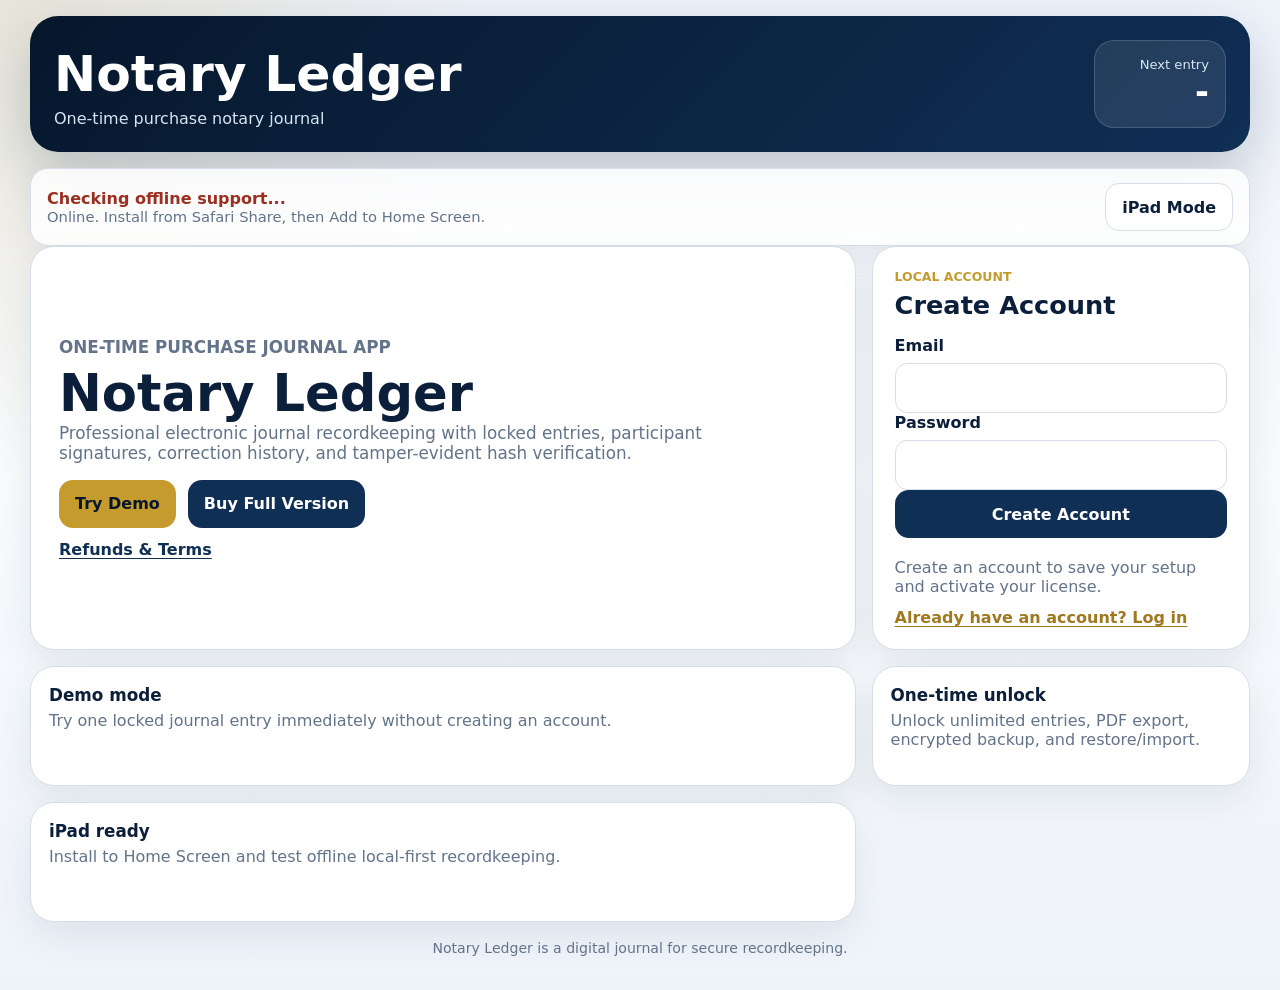
<file: index.html>
<!doctype html>
<html lang="en">
  <head>
    <meta charset="utf-8" />
    <meta name="viewport" content="width=device-width, initial-scale=1, viewport-fit=cover" />
    <meta name="theme-color" content="#0b1f3a" />
    <meta name="apple-mobile-web-app-capable" content="yes" />
    <meta name="apple-mobile-web-app-title" content="Notary Journal" />
    <meta name="apple-mobile-web-app-status-bar-style" content="black-translucent" />
    <title>Notary Ledger</title>
    <link rel="manifest" href="manifest.webmanifest" />
    <link rel="apple-touch-icon" href="icon.svg" />
    <link rel="icon" href="icon.svg" type="image/svg+xml" />
    <link rel="stylesheet" href="styles.css" />
  </head>
  <body>
    <div class="app-shell">
      <header class="app-header">
        <div>
          <h1>Notary Ledger</h1>
          <p id="notaryIdentity" class="identity"></p>
        </div>
        <div class="header-card">
          <span>Next entry</span>
          <strong id="nextEntryNumber">1</strong>
        </div>
      </header>

      <section class="status-strip">
        <div>
          <strong id="offlineStatus">Checking offline support...</strong>
          <span id="pwaStatus">Install from Safari Share, then Add to Home Screen.</span>
        </div>
        <button id="ipadModeToggle" class="button secondary" type="button">iPad Mode</button>
      </section>

      <nav class="app-nav" aria-label="Primary">
        <button class="nav-button active" data-view="dashboard" type="button">Home</button>
        <button class="nav-button" data-view="new-entry" type="button">New Entry</button>
        <button class="nav-button" data-view="locked" type="button">Locked Entries</button>
        <button class="nav-button" data-view="settings" type="button">Settings</button>
      </nav>

      <main id="app"></main>

      <footer class="app-footer">
        Notary Ledger is a digital journal for secure recordkeeping.
      </footer>
    </div>
    <input id="restoreFileInput" type="file" accept=".json,.njbackup,application/json" hidden />

    <div id="termsModal" class="terms-modal" aria-hidden="true">
      <div class="terms-card">
        <div class="terms-header">
          <h2>Refunds & Terms</h2>
          <button id="closeTerms" class="button secondary" type="button">Close</button>
        </div>
        <section>
          <h3>Refund Policy</h3>
          <p>Notary Ledger offers a 7-day refund period from the date of purchase. If you are not satisfied, contact support at digitalsolutionsco.us@gmail.com.</p>
        </section>
        <section>
          <h3>Access</h3>
          <p>Access may be revoked after a refund is issued.</p>
        </section>
        <section>
          <h3>Product</h3>
          <p>Notary Ledger is a one-time purchase digital recordkeeping tool. No subscription is required.</p>
        </section>
        <section>
          <h3>Disclaimer</h3>
          <p>Users are responsible for ensuring compliance with their state and local notary laws. Notary Ledger does not provide legal advice or notarial authority.</p>
        </section>
      </div>
    </div>

    <div id="signatureModal" class="signature-modal" aria-hidden="true">
      <div class="signature-card">
        <div class="signature-modal-header">
          <div>
            <p class="eyebrow">Signature capture</p>
            <h2 id="signatureTitle">Participant Signature</h2>
          </div>
          <button id="closeSignature" class="button secondary" type="button">Cancel</button>
        </div>
        <div class="signature-stage">
          <canvas id="signaturePad" width="1200" height="620"></canvas>
        </div>
        <div class="signature-actions">
          <button id="clearSignature" class="button secondary" type="button">Clear Signature</button>
          <button id="confirmSignature" class="button primary" type="button">Confirm Signature</button>
        </div>
      </div>
    </div>

    <script src="app.js"></script>
  </body>
</html>
</file>
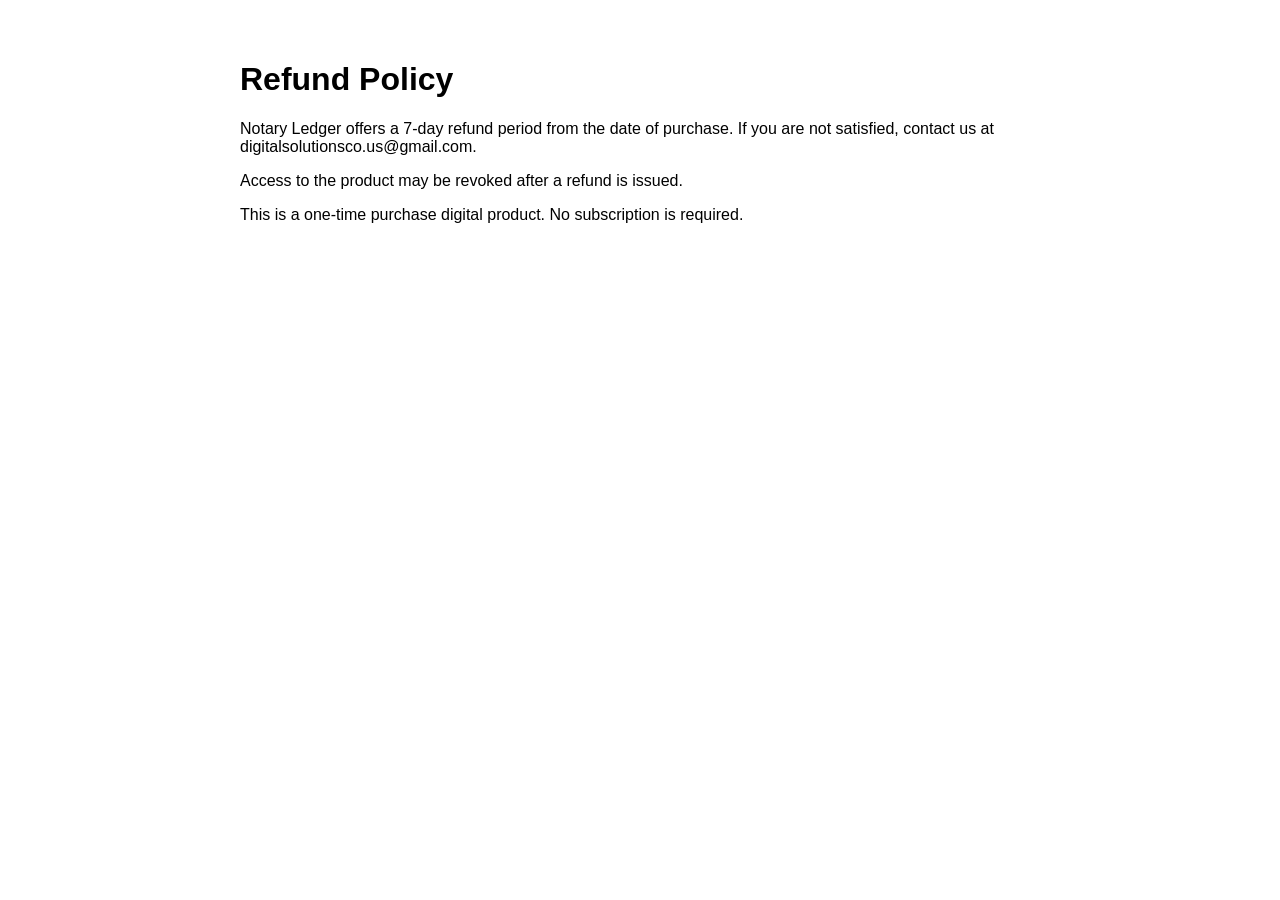
<file: refund-policy.html>
<!doctype html>
<html lang="en">
<head>
  <meta charset="utf-8">
  <title>Refund Policy</title>
</head>
<body style="font-family: Arial; padding: 40px; max-width: 800px; margin: auto;">

<h1>Refund Policy</h1>

<p>
Notary Ledger offers a 7-day refund period from the date of purchase.
If you are not satisfied, contact us at digitalsolutionsco.us@gmail.com.
</p>

<p>
Access to the product may be revoked after a refund is issued.
</p>

<p>
This is a one-time purchase digital product. No subscription is required.
</p>

</body>
</html>
</file>
<file: styles.css>
:root {
  color-scheme: light;
  --navy-950: #06172c;
  --navy-900: #0b1f3a;
  --navy-800: #102f55;
  --navy-700: #16406f;
  --gold: #c59b2d;
  --gold-dark: #9f781f;
  --paper: #f4f7fb;
  --panel: #ffffff;
  --line: #d6deea;
  --muted: #62738a;
  --ink: #102033;
  --danger: #9b2f21;
  --success: #126446;
  font-family: Inter, ui-sans-serif, system-ui, -apple-system, BlinkMacSystemFont, "Segoe UI", sans-serif;
}

* {
  box-sizing: border-box;
}

html {
  min-height: 100%;
  background: var(--paper);
}

body {
  min-height: 100%;
  margin: 0;
  background:
    radial-gradient(circle at top left, rgba(197, 155, 45, 0.16), transparent 30rem),
    linear-gradient(180deg, #eef3fa 0%, #f8fafc 48%, #eef3fa 100%);
  color: var(--ink);
}

body.signature-active {
  overflow: hidden;
  position: fixed;
  width: 100%;
}

body.modal-active {
  overflow: hidden;
}

button,
input,
select,
textarea {
  font: inherit;
}

button {
  border: 0;
  cursor: pointer;
}

input,
select,
textarea {
  width: 100%;
  min-height: 50px;
  border: 1px solid var(--line);
  border-radius: 12px;
  background: #fff;
  color: var(--ink);
  padding: 13px 14px;
  outline: none;
}

textarea {
  resize: vertical;
}

input:focus,
select:focus,
textarea:focus {
  border-color: var(--gold);
  box-shadow: 0 0 0 4px rgba(197, 155, 45, 0.17);
}

label {
  display: grid;
  gap: 8px;
  color: var(--navy-900);
  font-weight: 700;
}

h1,
h2,
h3,
h4,
p {
  margin-top: 0;
}

h1 {
  margin-bottom: 6px;
  color: #fff;
  font-size: clamp(2rem, 4vw, 3.15rem);
  letter-spacing: 0;
}

h2 {
  margin-bottom: 0;
  color: var(--navy-900);
  font-size: clamp(1.35rem, 2vw, 1.85rem);
}

h3 {
  margin-bottom: 12px;
  color: var(--navy-900);
}

code {
  overflow-wrap: anywhere;
  font-family: ui-monospace, SFMono-Regular, Consolas, "Liberation Mono", monospace;
}

.app-shell {
  width: min(1220px, calc(100% - 28px));
  margin: 0 auto;
  padding: max(16px, env(safe-area-inset-top)) 0 34px;
}

.app-header {
  display: flex;
  align-items: end;
  justify-content: space-between;
  gap: 18px;
  border-radius: 28px;
  background: linear-gradient(135deg, var(--navy-950), var(--navy-800));
  padding: 24px;
  box-shadow: 0 22px 55px rgba(11, 31, 58, 0.22);
}

.eyebrow {
  margin: 0 0 6px;
  color: var(--gold);
  font-size: 0.78rem;
  font-weight: 800;
  text-transform: uppercase;
  letter-spacing: 0;
}

.identity {
  margin-bottom: 0;
  color: #d9e4f2;
}

.header-card {
  min-width: 132px;
  border: 1px solid rgba(255, 255, 255, 0.16);
  border-radius: 20px;
  background: rgba(255, 255, 255, 0.09);
  color: #fff;
  padding: 16px;
  text-align: right;
}

.header-card span {
  display: block;
  color: #d9e4f2;
  font-size: 0.82rem;
}

.header-card strong {
  display: block;
  font-size: 2.1rem;
}

.status-strip,
.app-nav,
.notice-card,
.warning-card,
.prototype-note {
  border: 1px solid var(--line);
  border-radius: 18px;
  background: rgba(255, 255, 255, 0.86);
  box-shadow: 0 10px 35px rgba(16, 32, 51, 0.07);
}

.status-strip {
  display: flex;
  align-items: center;
  justify-content: space-between;
  gap: 14px;
  margin-top: 16px;
  padding: 14px 16px;
}

.status-strip strong,
.status-strip span {
  display: block;
}

.status-strip strong {
  color: var(--danger);
}

.status-strip strong[data-ready="true"] {
  color: var(--success);
}

.status-strip span {
  color: var(--muted);
  font-size: 0.92rem;
}

.app-nav {
  display: grid;
  grid-template-columns: repeat(4, 1fr);
  gap: 8px;
  margin: 16px 0;
  padding: 8px;
}

body.signed-out .app-nav {
  display: none;
}

.nav-button {
  min-height: 48px;
  border-radius: 14px;
  background: transparent;
  color: var(--navy-800);
  font-weight: 800;
}

.nav-button.active {
  background: var(--navy-900);
  color: #fff;
}

.button {
  min-height: 48px;
  border-radius: 14px;
  padding: 12px 16px;
  font-weight: 850;
}

.button.primary {
  background: var(--navy-800);
  color: #fff;
}

.button.gold {
  background: var(--gold);
  color: var(--navy-950);
}

.button.secondary {
  border: 1px solid var(--line);
  background: #fff;
  color: var(--navy-900);
}

.button.danger {
  border: 1px solid #e8b8b0;
  background: #fff4f1;
  color: var(--danger);
}

.button.full {
  width: 100%;
  margin-bottom: 10px;
}

.button:disabled {
  cursor: not-allowed;
  opacity: 0.45;
}

.dashboard-grid {
  display: grid;
  grid-template-columns: 1.5fr repeat(3, 1fr);
  gap: 16px;
}

.home-panel {
  display: flex;
  align-items: center;
  justify-content: space-between;
  gap: 18px;
  border: 1px solid var(--line);
  border-radius: 28px;
  background: #fff;
  box-shadow: 0 14px 35px rgba(16, 32, 51, 0.08);
  padding: 26px;
}

.home-panel p {
  margin-bottom: 0;
  color: var(--muted);
}

.start-button {
  min-width: 220px;
  min-height: 64px;
  font-size: 1.08rem;
}

.home-actions {
  display: grid;
  grid-template-columns: repeat(4, 1fr);
  gap: 14px;
  margin-top: 16px;
}

.landing-grid {
  display: grid;
  grid-template-columns: minmax(0, 1.2fr) minmax(340px, 0.55fr);
  gap: 16px;
}

.landing-hero,
.auth-card,
.feature-card,
.onboarding-card,
.license-card,
.account-box {
  border: 1px solid var(--line);
  border-radius: 24px;
  background: #fff;
  box-shadow: 0 14px 35px rgba(16, 32, 51, 0.08);
}

.landing-hero {
  display: grid;
  align-content: center;
  min-height: 380px;
  padding: 28px;
}

.landing-hero h2 {
  max-width: 760px;
  font-size: clamp(2rem, 4vw, 3.4rem);
}

.landing-hero p {
  max-width: 680px;
  color: var(--muted);
  font-size: 1.05rem;
}

.landing-actions {
  display: flex;
  flex-wrap: wrap;
  gap: 12px;
  align-items: center;
}

.auth-card,
.onboarding-card {
  padding: 22px;
}

.text-link {
  width: fit-content;
  min-height: auto;
  border: 0;
  background: transparent;
  color: var(--navy-800);
  padding: 0;
  font-weight: 850;
  text-decoration: underline;
  text-underline-offset: 3px;
}

.terms-link {
  margin-top: 12px;
}

.account-note {
  margin: 10px 0 12px;
  color: var(--muted);
}

.account-switch {
  color: var(--gold-dark);
}

.feature-card {
  min-height: 120px;
  padding: 18px;
}

.feature-card strong,
.feature-card span,
.account-box strong,
.account-box span {
  display: block;
}

.feature-card strong {
  color: var(--navy-900);
  font-size: 1.05rem;
}

.feature-card span,
.account-box span {
  margin-top: 6px;
  color: var(--muted);
}

.onboarding-card {
  max-width: 980px;
  margin: 0 auto;
}

.license-card {
  display: flex;
  align-items: center;
  justify-content: space-between;
  gap: 16px;
  margin-top: 16px;
  padding: 18px;
  border-left: 5px solid var(--gold);
}

.license-card.unlocked {
  border-left-color: var(--success);
}

.license-card p {
  margin-bottom: 0;
  color: var(--muted);
}

.license-actions {
  display: flex;
  flex-wrap: wrap;
  gap: 10px;
}

.account-box {
  margin-bottom: 12px;
  padding: 14px;
  background: #f9fbfe;
}

.hero-card,
.metric-card,
.quick-action,
.form-card,
.step-card,
.list-card,
.detail-card,
.participant-card,
.signature-tile,
.review-card,
.total-card {
  border: 1px solid var(--line);
  border-radius: 22px;
  background: var(--panel);
  box-shadow: 0 14px 35px rgba(16, 32, 51, 0.08);
}

.hero-card {
  display: flex;
  justify-content: space-between;
  gap: 18px;
  grid-column: span 1;
  padding: 22px;
}

.hero-card p {
  color: var(--muted);
}

.hero-actions {
  display: grid;
  align-content: center;
  gap: 10px;
  min-width: 160px;
}

.metric-card {
  display: grid;
  align-content: space-between;
  min-height: 158px;
  padding: 18px;
}

.metric-card span {
  color: var(--muted);
  font-weight: 800;
}

.metric-card strong {
  color: var(--navy-900);
  font-size: 2.25rem;
}

.metric-card code {
  color: var(--navy-900);
  font-size: 0.75rem;
}

.action-grid {
  display: grid;
  grid-template-columns: repeat(3, 1fr);
  gap: 14px;
  margin-top: 16px;
}

.quick-action {
  min-height: 116px;
  padding: 18px;
  text-align: left;
}

.quick-action strong,
.quick-action span {
  display: block;
}

.quick-action strong {
  color: var(--navy-900);
  font-size: 1.05rem;
}

.quick-action span {
  margin-top: 8px;
  color: var(--muted);
}

.notice-card,
.warning-card {
  display: grid;
  gap: 4px;
  margin-top: 16px;
  padding: 16px;
  border-left: 5px solid var(--gold);
}

.notice-card strong,
.warning-card strong {
  color: var(--navy-900);
}

.notice-card span,
.warning-card span {
  color: var(--muted);
}

.workflow-layout,
.locked-layout,
.settings-grid {
  display: grid;
  grid-template-columns: 300px minmax(0, 1fr);
  gap: 16px;
}

.step-card,
.form-card,
.list-card,
.detail-card {
  padding: 18px;
}

.step-card {
  display: grid;
  align-content: start;
  gap: 8px;
  position: sticky;
  top: 14px;
}

.step-button {
  min-height: 62px;
  border-radius: 16px;
  background: #f6f8fb;
  color: var(--navy-800);
  padding: 12px;
  text-align: left;
  font-weight: 850;
}

.step-button span {
  display: block;
  color: var(--muted);
  font-size: 0.75rem;
}

.step-button.active {
  background: var(--navy-900);
  color: #fff;
}

.step-button.active span {
  color: #d9e4f2;
}

.section-heading,
.section-tools,
.wizard-actions,
.filter-row {
  display: flex;
  align-items: center;
  justify-content: space-between;
  gap: 12px;
}

.section-heading {
  margin-bottom: 16px;
}

.section-tools,
.wizard-actions {
  flex-wrap: wrap;
  margin-top: 16px;
}

.field-grid {
  display: grid;
  grid-template-columns: repeat(2, minmax(0, 1fr));
  gap: 14px;
  margin-bottom: 14px;
}

.field-grid.three-col {
  grid-template-columns: repeat(3, minmax(0, 1fr));
}

.field-grid.two-col {
  grid-template-columns: repeat(2, minmax(0, 1fr));
}

.highlight-fields {
  border-left: 4px solid var(--gold);
  padding-left: 12px;
}

.participant-card {
  margin-top: 14px;
  padding: 16px;
}

.participant-card header {
  display: flex;
  align-items: center;
  justify-content: space-between;
  gap: 12px;
  margin-bottom: 14px;
}

.participant-card header div {
  display: grid;
  gap: 6px;
}

.role-pill {
  width: fit-content;
  border-radius: 999px;
  background: rgba(197, 155, 45, 0.16);
  color: var(--gold-dark);
  padding: 5px 10px;
  font-size: 0.78rem;
  font-weight: 900;
}

.icon-button {
  min-height: 40px;
  border-radius: 12px;
  background: #f7f0ef;
  color: var(--danger);
  padding: 8px 12px;
  font-weight: 800;
}

.total-card {
  display: flex;
  align-items: center;
  justify-content: space-between;
  margin-bottom: 14px;
  padding: 16px;
}

.total-card span {
  color: var(--muted);
  font-weight: 800;
}

.total-card strong {
  color: var(--navy-900);
  font-size: 1.8rem;
}

.signature-list {
  display: grid;
  gap: 14px;
}

.signature-tile {
  display: grid;
  grid-template-columns: 1fr 180px 180px;
  align-items: center;
  gap: 14px;
  padding: 16px;
}

.signature-tile strong,
.signature-tile span {
  display: block;
}

.signature-tile span {
  color: var(--muted);
}

.signature-tile img,
.participant-line img,
.capture-previews img {
  width: 170px;
  height: 70px;
  border: 1px solid var(--line);
  border-radius: 12px;
  background: #fff;
  object-fit: contain;
}

.participant-media,
.capture-previews,
.capture-actions {
  display: flex;
  align-items: center;
  gap: 12px;
  flex-wrap: wrap;
}

.participant-media figure,
.capture-previews figure {
  margin: 0;
}

.participant-media figcaption,
.capture-previews figcaption {
  margin-top: 4px;
  color: var(--muted);
  font-size: 0.76rem;
  font-weight: 800;
  text-align: center;
}

.toggle-row {
  display: flex;
  align-items: center;
  width: fit-content;
  gap: 12px;
  border: 1px solid var(--line);
  border-radius: 16px;
  background: #fff;
  padding: 12px 14px;
  margin-bottom: 16px;
}

.toggle-row input {
  width: 24px;
  min-height: 24px;
}

.review-card {
  padding: 18px;
}

.participant-line {
  display: flex;
  align-items: center;
  justify-content: space-between;
  gap: 12px;
  border-top: 1px solid var(--line);
  padding: 12px 0;
}

.participant-line strong,
.participant-line span {
  display: block;
}

.participant-line span {
  color: var(--muted);
}

.filter-row {
  align-items: stretch;
  margin-bottom: 12px;
}

.filter-row input {
  flex: 1;
}

.filter-row select {
  max-width: 190px;
}

.entry-list {
  display: grid;
  gap: 8px;
  max-height: 62vh;
  overflow: auto;
  padding-right: 4px;
}

.entry-list-item {
  border: 1px solid var(--line);
  border-radius: 16px;
  background: #fff;
  padding: 14px;
  text-align: left;
}

.entry-list-item.active {
  border-color: var(--gold);
  box-shadow: 0 0 0 4px rgba(197, 155, 45, 0.13);
}

.entry-list-item strong,
.entry-list-item span {
  display: block;
}

.entry-list-item span {
  margin-top: 4px;
  color: var(--muted);
  font-size: 0.9rem;
}

.detail-grid {
  display: grid;
  grid-template-columns: repeat(4, 1fr);
  gap: 10px;
  margin-bottom: 18px;
}

.detail-grid div,
.hash-panel,
.correction-row {
  border: 1px solid var(--line);
  border-radius: 16px;
  background: #f9fbfe;
  padding: 12px;
}

.detail-grid span,
.hash-panel span {
  display: block;
  color: var(--muted);
  font-size: 0.82rem;
  font-weight: 800;
}

.detail-grid strong {
  display: block;
  margin-top: 4px;
  color: var(--navy-900);
}

.hash-panel {
  display: grid;
  gap: 8px;
  margin-bottom: 18px;
}

.hash-panel code,
.correction-row code {
  font-size: 0.78rem;
}

.correction-row {
  display: grid;
  gap: 5px;
  margin-bottom: 8px;
}

.empty {
  color: var(--muted);
}

.settings-grid {
  grid-template-columns: minmax(0, 1.1fr) minmax(320px, 0.6fr);
}

.prototype-note {
  margin: 8px 0 0;
  padding: 14px;
  color: var(--muted);
}

.signature-modal {
  display: none;
  position: fixed;
  inset: 0;
  z-index: 20;
  background: rgba(6, 23, 44, 0.86);
  padding: max(14px, env(safe-area-inset-top)) max(14px, env(safe-area-inset-right)) max(14px, env(safe-area-inset-bottom)) max(14px, env(safe-area-inset-left));
}

.terms-modal {
  display: none;
  position: fixed;
  inset: 0;
  z-index: 25;
  background: rgba(6, 23, 44, 0.68);
  padding: max(18px, env(safe-area-inset-top)) max(18px, env(safe-area-inset-right)) max(18px, env(safe-area-inset-bottom)) max(18px, env(safe-area-inset-left));
}

.terms-modal.open {
  display: grid;
  place-items: center;
}

.terms-card {
  width: min(680px, 100%);
  max-height: min(720px, 100%);
  overflow: auto;
  border-radius: 24px;
  background: #fff;
  box-shadow: 0 24px 70px rgba(6, 23, 44, 0.35);
  padding: 22px;
}

.terms-header {
  display: flex;
  align-items: center;
  justify-content: space-between;
  gap: 14px;
  border-bottom: 1px solid var(--line);
  margin-bottom: 16px;
  padding-bottom: 14px;
}

.terms-card h3 {
  margin-bottom: 6px;
}

.terms-card p {
  color: var(--muted);
}

.signature-modal.open {
  display: grid;
  place-items: center;
}

.signature-modal.thumbprint-mode .signature-stage {
  max-width: 620px;
  width: 100%;
  justify-self: center;
}

.signature-card {
  display: grid;
  grid-template-rows: auto minmax(0, 1fr) auto;
  width: min(1120px, 100%);
  height: min(760px, 100%);
  border-radius: 26px;
  background: #fff;
  padding: 18px;
}

.signature-modal-header,
.signature-actions {
  display: flex;
  align-items: center;
  justify-content: space-between;
  gap: 12px;
}

.signature-stage {
  display: grid;
  place-items: center;
  min-height: 0;
  margin: 14px 0;
  border: 2px dashed #93a5bb;
  border-radius: 22px;
  background: #f8fbff;
  overflow: hidden;
  touch-action: none;
}

#signaturePad {
  width: 100%;
  height: 100%;
  min-height: 360px;
  background: #fff;
  touch-action: none;
  user-select: none;
}

.app-footer {
  margin-top: 18px;
  color: var(--muted);
  font-size: 0.88rem;
  text-align: center;
}

body.ipad-mode .app-shell {
  width: min(100% - 20px, 1040px);
}

body.ipad-mode input,
body.ipad-mode select,
body.ipad-mode textarea,
body.ipad-mode .button,
body.ipad-mode .nav-button {
  min-height: 56px;
  font-size: 1rem;
}

body.ipad-mode .workflow-layout,
body.ipad-mode .locked-layout {
  grid-template-columns: 1fr;
}

body.ipad-mode .step-card {
  position: static;
  grid-template-columns: repeat(3, 1fr);
}

@media (max-width: 980px) {
  .dashboard-grid,
  .home-actions,
  .action-grid,
  .workflow-layout,
  .locked-layout,
  .settings-grid,
  .landing-grid {
    grid-template-columns: 1fr;
  }

  .detail-grid {
    grid-template-columns: repeat(2, 1fr);
  }

  .signature-tile {
    grid-template-columns: 1fr;
  }

  .signature-tile img {
    width: 100%;
  }

  .step-card {
    position: static;
  }
}

@media (max-width: 680px) {
  .app-shell {
    width: min(100% - 18px, 100%);
  }

  .app-header,
  .status-strip,
  .home-panel,
  .section-heading,
  .license-card,
  .participant-card header,
  .terms-header,
  .signature-modal-header,
  .signature-actions {
    align-items: stretch;
    flex-direction: column;
  }

  .app-nav,
  .field-grid,
  .field-grid.three-col,
  .field-grid.two-col,
  .detail-grid {
    grid-template-columns: 1fr;
  }

  .filter-row {
    flex-direction: column;
  }

  .filter-row select {
    max-width: none;
  }

  .header-card {
    text-align: left;
  }
}
</file>
